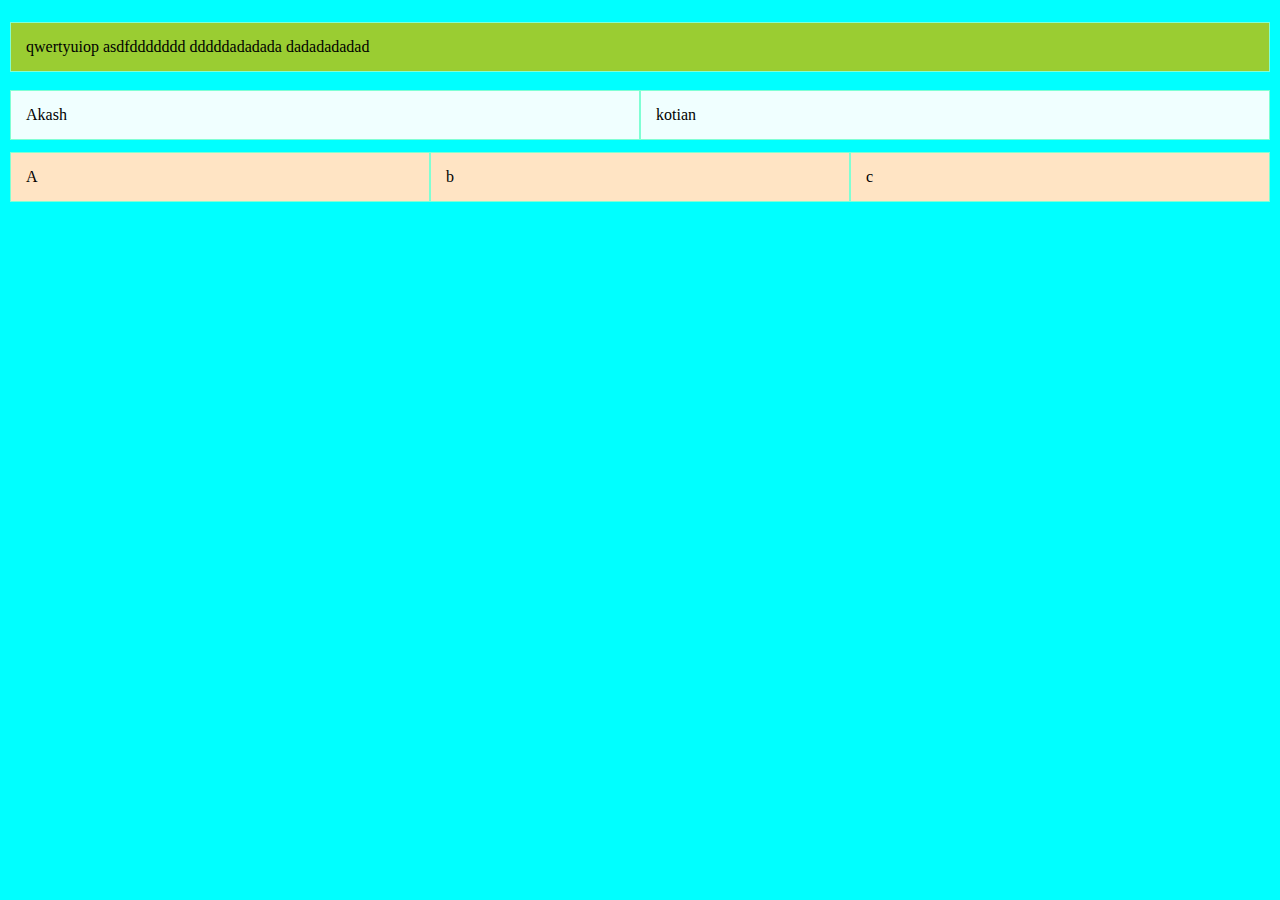
<file: index.html>
<html>
    <head>
        <link rel="stylesheet" type="text/css" href="css/akk.css">
    </head>
    <body>
        <div class="Container">
            <div class="box1"><p class="A">qwertyuiop asdfddddddd dddddadadada dadadadadad</p></div>
            <div class="box2"><p class="B B1">Akash</p>
                <p class="B B2">kotian</p>
            </div>
            <div class="box3">
                <p class="C C1">A</p>
                <p class="C C2">b</p>
                <p class="C C3">c</p>
            </div>
        </div>
    </body>
</html>
</file>
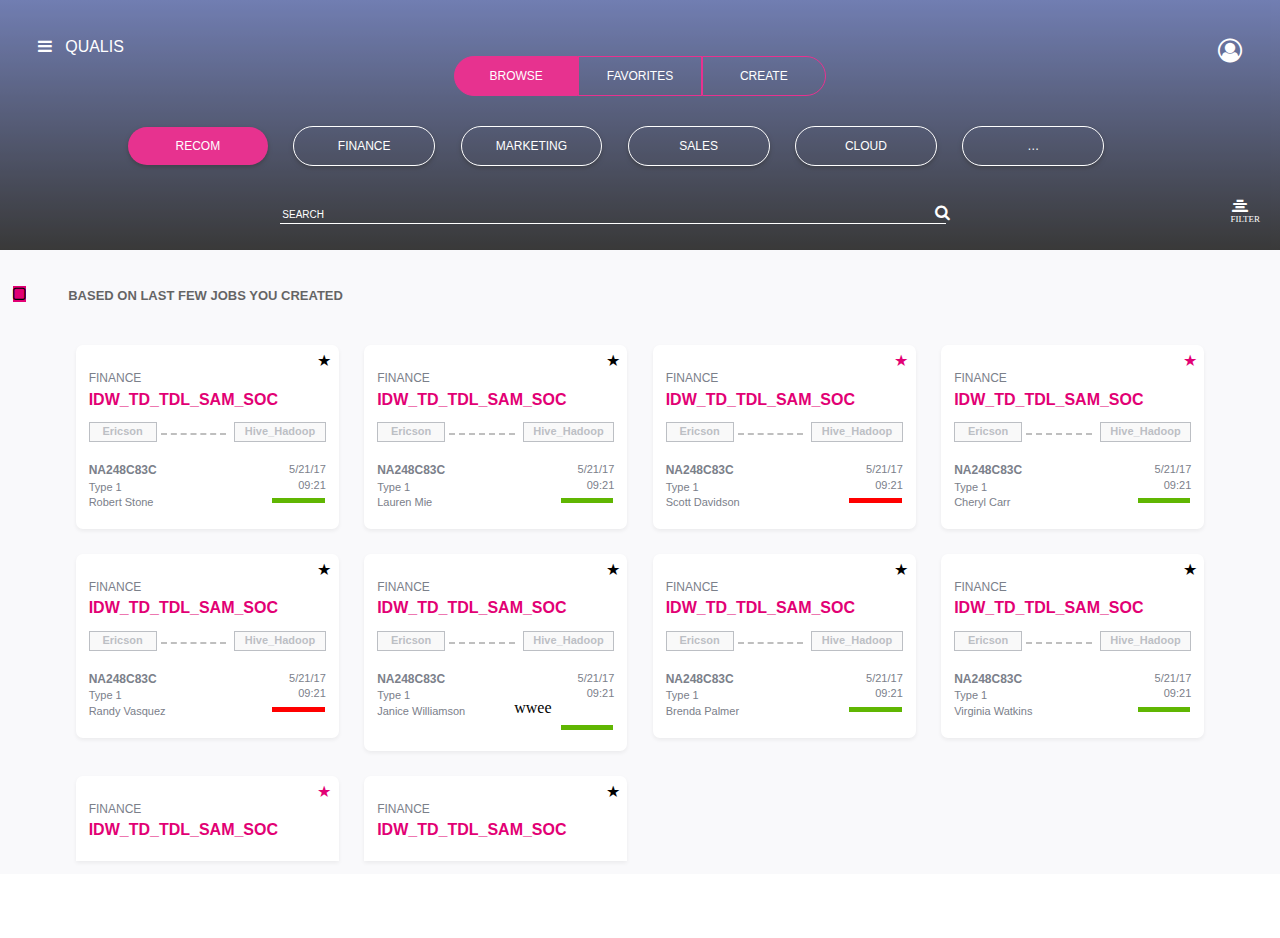
<file: Ak1/index.html>
<html>
    <head>
        <link rel="stylesheet" type="text/css" href="Ak.css">
        <link rel="stylesheet" href="https://cdnjs.cloudflare.com/ajax/libs/font-awesome/4.7.0/css/font-awesome.min.css">
         

    </head>
    <body>
<div class="container">
        <div class="Header"> 
               <div class="HeaderSection1">
            <div class="HeaderIcons" >
                    <i class="fa fa-bars" style="margin-left:3%;color: white;margin-top: 3%"></i><p class="qualis">QUALIS</p>
                    <i class="fa fa-user-circle-o" style="font-size:24px;float:right;margin-right:3%;padding-top:3%;color: white"></i>
               
            </div>
            <div class="HeaderSection2">
            <div class="browseblock">
                <i class=""></i>
                <p class="BlockElements">BROWSE</p>
           </div>
           <div class="favoritesblock">
               <i class=""></i>
               <p class="BlockElements">FAVORITES</p>
           </div>
           <div class="createblock">
               <i class=""></i>
               <p class="BlockElements">CREATE</p>
           </div>
          
           </div>
             </div> 
        <div class="HeaderSection3"> 
             <div class="block activeblock">
                <p class="BlockElements2">RECOM</p>
            </div>
            <div class="block">
                <p class="BlockElements2">FINANCE</p>
            </div>
            <div class="block">
                <p class="BlockElements2">MARKETING</p>
            </div>
            <div class="block">
                <p class="BlockElements2">SALES</p>
            </div>
            <div class="block">
                <p class="BlockElements2">CLOUD</p>
            </div>
            <div class="block">
                <p class="BlockElements2">…</p>
               
            </div>
        </div>
    
        <div class="inputelements"> 
                
                <input  class="line" type="text" name="SEARCH"  placeholder="SEARCH">
                <i class="fa fa-search" style="color:white;margin-left: -15px"></i>
        
        
        <div class="bottomheadericons">
                <i class="fa fa-align-center" style="margin-right:60%;color:white"></i>
                <span class="filter">FILTER</span>
            </div>
        </div>
        </div>
        <div class="BottomContainer">
         <div>
                <i class="fa fa-square-o" style="margin-left:1%;background-color:#e20074"></i>
         <p class="jobheading">BASED ON LAST FEW JOBS YOU CREATED</p> 
        </div>
        
        <div class="jobalertcontainer clearfix" >
        <div class="box boxspace">
                <span class="star starblack">&#9733;</span>
            <p class="finance">FINANCE</p>
            <p class="ele1">IDW_TD_TDL_SAM_SOC</p>
            <div class="box1">
                <div class="eri">
                        <p class="ele2">Ericson</p>
                </div>
                 <div class="empty">
                    
                </div> 
                    <div class="hive">
                            <p class="ele3">Hive_Hadoop</p> 
                    </div>
                   
            </div>
            
            <div class="box2">

                    <p class="ele4">NA248C83C</p>
                    <p class="ele4">Type 1</p>
                    <p class="ele4">Robert Stone</p>
                   
            </div>
            <div class="box3">
                    <p class="ele5">5/21/17</p> 
                    <p class="ele5">09:21</p>
                    <p class="ele6 ele10"></p>

            </div>
            
           

        </div>
        <div class="box" >
                <span class="star starblack">&#9733;</span>
            <p class="finance">FINANCE</p>
            <p class="ele1">IDW_TD_TDL_SAM_SOC</p>
            <div class="box1">
                <div class="eri">
                        <p class="ele2">Ericson</p>
                </div>
                <div class="empty">
                    
                    </div> 
                    <div class="hive">
                            <p class="ele3">Hive_Hadoop</p> 
                    </div>
                   
            </div>
            
            <div class="box2">

                    <p class="ele4">NA248C83C</p>
                    <p class="ele4">Type 1</p>
                    <p class="ele4">Lauren Mie</p>
                   
            </div>
            <div class="box3">
                    <p class="ele5">5/21/17</p> 
                    <p class="ele5">09:21</p>
                    <p class="ele6 ele10"></p>

            </div>
           

        </div>
            <div class="box" style="margin-left:2%">
                    <span class="star starpink">&#9733;</span>
                    <p class="finance">FINANCE</p>
                    <p class="ele1">IDW_TD_TDL_SAM_SOC</p>
                    <div class="box1">
                            <div class="eri">
                                <p class="ele2">Ericson</p>
                            </div>
                            <div class="empty">
                    
                            </div> 
                            <div class="hive">
                                    <p class="ele3">Hive_Hadoop</p> 
                            </div>
                           
                    </div>
                    
                    <div class="box2">

                            <p class="ele4">NA248C83C</p>
                            <p class="ele4">Type 1</p>
                            <p class="ele4">Scott Davidson</p>
                           
                    </div>
                    <div class="box3">
                            <p class="ele5">5/21/17</p> 
                            <p class="ele5">09:21</p>
                            <p class="ele6 ele11"></p>
        
                    </div>
                   
        
                </div>
        <div class="box" style="margin-left:2%">
                        <span class="star starpink">&#9733;</span>
                        <p class="finance">FINANCE</p>
            <p class="ele1">IDW_TD_TDL_SAM_SOC</p>
            <div class="box1">
                <div class="eri">
                        <p class="ele2">Ericson</p>
                </div>
                <div class="empty">
                    
                </div> 
                 <div class="hive">
                            <p class="ele3">Hive_Hadoop</p> 
                </div>
                   
            </div>
            
            <div class="box2">

                    <p class="ele4">NA248C83C</p>
                    <p class="ele4">Type 1</p>
                    <p class="ele4">Cheryl Carr</p>
                   
            </div>
            <div class="box3">
                    <p class="ele5">5/21/17</p> 
                    <p class="ele5">09:21</p>
                    <p class="ele6 ele10"></p>

            </div>
           

        </div>
        
        <div class="box boxspace">
                <span class="star starblack">&#9733;</span>
                <p class="finance">FINANCE</p>
                <p class="ele1">IDW_TD_TDL_SAM_SOC</p>
                <div class="box1">
                    <div class="eri">
                            <p class="ele2">Ericson</p>
                    </div>
                    <div class="empty">
                    
                    </div> 
                    <div class="hive">
                                <p class="ele3">Hive_Hadoop</p> 
                    </div>
                       
                </div>
                
                <div class="box2">

                        <p class="ele4">NA248C83C</p>
                        <p class="ele4">Type 1</p>
                        <p class="ele4">Randy Vasquez</p>
                       
                </div>
                <div class="box3">
                        <p class="ele5">5/21/17</p> 
                        <p class="ele5">09:21</p>
                        <p class="ele6 ele11"></p>
    
                </div>
    
            </div>
            <div class="box">
                    <span class="star starblack">&#9733;</span>
                    <p class="finance">FINANCE</p>
                    <p class="ele1">IDW_TD_TDL_SAM_SOC</p>
                    <div class="box1">
                        <div class="eri">
                                <p class="ele2">Ericson</p>
                        </div>
                        <div class="empty">
                    
                        </div> 
                        <div class="hive">
                                <p class="ele3">Hive_Hadoop</p> 
                        </div>
                           
                    </div>
                    
                    <div class="box2">

                            <p class="ele4">NA248C83C</p>
                            <p class="ele4">Type 1</p>
                            <p class="ele4">Janice Williamson</p>
                           
                    </div>
                    <div class="box3">
                            <p class="ele5">5/21/17</p> 
                            <p class="ele5">09:21</p>
                            <p class="ewe">wwee</p>
                            <p class="ele6 ele10"></p>
        
                    </div>
                </div> 
                <div class="box">
                        <span class="star starblack">&#9733;</span>
                        <p class="finance">FINANCE</p>
                        <p class="ele1">IDW_TD_TDL_SAM_SOC</p>
                        <div class="box1">
                            <div class="eri">
                                    <p class="ele2">Ericson</p>
                            </div>
                            <div class="empty">
                    
                           </div> 
                           <div class="hive">
                                    <p class="ele3">Hive_Hadoop</p> 
                           </div>
                               
                        </div>
                        
                        <div class="box2">

                                <p class="ele4">NA248C83C</p>
                                <p class="ele4">Type 1</p>
                                <p class="ele4">Brenda Palmer</p>
                               
                        </div>
                        <div class="box3">
                                <p class="ele5">5/21/17</p> 
                                <p class="ele5">09:21</p>
                                <p class="ele6 ele10"></p>
            
                        </div>
                        
                    </div> 
                    <div class="box">
                            <span class="star starblack">&#9733;</span>
                            <p class="finance">FINANCE</p>
                            <p class="ele1">IDW_TD_TDL_SAM_SOC</p>
                            <div class="box1">
                                <div class="eri">
                                        <p class="ele2">Ericson</p>
                                </div>
                                <div class="empty">
                    
                                </div> 
                                <div class="hive">
                                            <p class="ele3">Hive_Hadoop</p> 
                                </div>
                                   
                            </div>
                            
                            <div class="box2">

                                    <p class="ele4">NA248C83C</p>
                                    <p class="ele4">Type 1</p>
                                    <p class="ele4">Virginia Watkins</p>
                                   
                            </div>
                            <div class="box3">
                                    <p class="ele5">5/21/17</p> 
                                    <p class="ele5">09:21</p>
                                    <p class="ele6 ele10"></p>
                
                            </div>
                            
                        </div> 
                        <div class="box22">
                                <span class="star starpink">&#9733;</span>
                                <p class="finance">FINANCE</p>
                                <p class="ele1">IDW_TD_TDL_SAM_SOC</p>
                    </div> 
                    <div class="box22" style="margin-left:2%">
                            <span class="star starblack">&#9733;</span>
                            <p class="finance">FINANCE</p>
                            <p class="ele1">IDW_TD_TDL_SAM_SOC</p>
                    </div> 
        </div>
        </div>
</div>
    </body>
</html>
</file>
<file: css/akk.css>
.A 
{
  width: 100%;
    

margin: 12px 0px;

padding: 15px;


border: 1px solid aquamarine;
background-color:yellowgreen;
box-sizing: border-box;




}
.Container{
    padding:10px;
}
.B
{
    width:100%;

   
    
    
   
   box-sizing: border-box;
    border: 1px solid aquamarine;
    background-color: azure;
    
   
   
}
.B1{
margin:6px 0px;
padding: 15px;
}
.B2{
    margin: 6px 0px;
    padding: 15px;
}
.C1{
    margin: 6px 0px;
    padding: 15px;
}
.C2{
    margin: 6px 0px;
    padding: 15px;
}
.C3{
    margin: 6px 0px;
    padding: 15px;
}


.C
{
   
   width: 100%;
  


  
   
    box-sizing: border-box;
    border: 1px solid aquamarine;
    background-color: bisque;
   
   
}
body{
    background-color: aqua;
    margin: 0%;
    padding: 0%;
   
}
.box1
{
    display: flex;
   
}
.box2{
    display: flex;
justify-content: space-between;
}
.box3{
    display: flex;
    justify-content: space-between;
}
@media only screen and (max-width:500px){
    .box2, .box3{
        flex-direction: column;
    }
    .A {
        width:100%;
        
    }
    .B {
        width: 100%;
        
    
    }
    .C {
        width: 100%;
        
    
    }
}
</file>
<file: Ak1/Ak.css>
.Header {
    box-sizing: border-box;
    width: 100%;
   
    padding-bottom: 2%;
    opacity: 0.8;
      background-image: linear-gradient(to bottom, #4e5e9f, #080808); 

}
.HeaderSection2
{
   
    width: 68%;
   font-size: 0%;
    margin:auto;
    text-align: center;
   
}
.Container{
    max-width: 1280px;
}
.BottomContainer
{
    background-color: #f9f9fb;
}
.jobalertcontainer
{
    margin-bottom:5%;
    padding: 1%;
}

body,p
{
margin: 0%;


}
.HeaderSection3
{
    width: 84%;
    margin-left: 9%;
    margin-top: 1.3%;
    padding: 1%;
}
.inputelements
{
    text-align: center;
}
.qualis{
    margin-left: 1%;
    color:white;
     display: inline-block;
    font-family:-apple-system, BlinkMacSystemFont, 'Segoe UI', Roboto, Oxygen, Ubuntu, Cantarell, 'Open Sans', 'Helvetica Neue', sans-serif;
}
.jobheading
{
    display: inline-block;
   margin-top: 3%;
   margin-left:3%;
    height: 19px;
    opacity: 0.6;
    font-family: sans-serif;
    font-size: 13px;
   font-weight:bolder;
    letter-spacing: normal;
    color: #000000;
    color: var(--black);
  
}

.browseblock
{
    display: inline-block;
    width: 14%;

   
   
    border-radius: 20px 0px 0px 20px;
    background-color: #e20074;
    border:solid 1px #e20074; 
    text-align: center;

}

.favoritesblock
{
    display: inline-block;
   
    width: 14%;
   
    /* float: left; */
    border-radius: 0px;
    border: solid 1px #e20074;
    text-align: center;
}
.BlockElements
{
   
    /* height: 14px; */
   
    color: white;
    font-family: sans-serif;
    font-size: 12px;
    text-align: center;
    vertical-align: middle;
    /* margin-left:3%; */
    padding: 12px;
   
}
.createblock
{
    width: 14%;
   
    /* float: left; */
    border-radius: 0px 20px 20px 0px;
    border: solid 1px #e20074;
    display: inline-block;
    text-align: center;
   
}


.block
{

   min-width: 13%;
   
    border-radius: 20px;
   border:1px solid white;
   color:white;
   display: inline-block;
     box-shadow: 0 2px 4px 0 rgba(0, 0, 0, 0.5);
text-align: center;
margin-right: 2%;


}
.activeblock
{
    background-color:#e20074;
    border: 0px;
}
.BlockElements2
{
    
   
    font-family: sans-serif;
    font-size: 12px;
    

    /* margin-bottom: 10%; */
  
    text-align: center;
    
padding: 12px;

}

.line
{
    width: 52%;
    height: 20px;
    border: 2px;
    margin: auto;
    color: white;
    margin-top: 2%;
    border-bottom: 1px solid white;
    background-color: transparent;
    
}
.box
{
    margin-top: 2%;
    margin-left: 2%;
     font-size: 16px;
    width: 21%;
  /* height: 205px; */
  border-radius: 7px;
  background-color: #ffffff;
  border: 1px;
  background-color:white;
  box-shadow: 0 2px 4px 0 rgba(0, 0, 0, 0.06);
  display: inline-block;
}
.boxspace{
    margin-left: 5%;
}

.box2
{
    float: left;
    width: 40%;
    margin-left: 3%;
    margin-top: 7%;
    padding-bottom: 8%;
}
.box3
{
    float: right;
    width: 40%;
    margin-right: 3%;
    margin-top: 7%;
    padding-bottom: 8%;
}
.star
{
    margin-right: 3%;
    margin-top: 2.3%;
   
    float: right;

}
.starblack{
    color:black;
}
.starpink{
    color: #e20074;
}
.filter
{
    margin-right: 40%;
    color: white;
    font-size: xx-small;
}

.finance
{
    
    font-family: sans-serif;
  font-size: 0.75em;
  font-weight: normal;
  font-style: normal;
  font-stretch: normal;
  line-height: normal;
  letter-spacing: normal;
  color: #7b808a;
  padding-top: 10%;
  margin-left: 5%;
 
}
.ele1
{
   
  
    font-family: sans-serif;
  font-size: 1em;
  font-weight: bold;
  font-style: normal;
  margin-left: 5%;
  margin-top: 2%;
  font-stretch: normal;
  line-height: normal;
  letter-spacing: normal;
  color: #e20074;
 
  
}
.eri
{
    display: inline-block;
    margin-left: 5%;
    margin-top: 5%;
    width: 25%;
    height: 18px;
    opacity: 0.5;
    background-color: #f5f5f5;
    border: solid 1px #7b808a;
    text-align: center;
   
}
.ele2{
    
  font-family: sans-serif;
  font-size: 0.6875em;
text-align: center;
  font-style: normal;
  font-stretch: normal;
  line-height: normal;
  font-weight: 600;
  letter-spacing: normal;
  color: #7b808a;
  margin-top:  3%;
  
}
.hive{
    display: inline-block;
    width: 34%;
  height: 18px;
  opacity: 0.5;
  background-color: #f5f5f5;
  border: solid 1px #7b808a;
 float:right;
 margin-right: 5%;
 margin-top: 5%;
}
.ele3{
    
  text-align: center;
  font-family: sans-serif;
  font-size: 0.6875em;
  
  font-style: normal;
  font-weight: 600;
  font-stretch: normal;
  line-height: normal;
  letter-spacing: normal;
  color: #7b808a;
  margin-top: 3%;
}
.ele4{
    width:100%; 
 
    font-family: sans-serif;
  font-size: 0.6875em;
  font-weight: normal;
  font-style: normal;
  font-stretch: normal;
  line-height: normal;
  letter-spacing: normal;
  color: #7b808a;
  margin-left: 5%;
  margin-top: 3%;
}
.ele5{
    
    font-family: sans-serif;
  font-size: 0.6875em;
  font-weight: normal;
  font-style: normal;
  font-stretch: normal;
  line-height: normal;
  letter-spacing: normal;
  text-align: right;
  color: #7b808a;
  margin-top: 3%;
  
  margin-right: 5%;
}
.ele6
{
    float: right;
    width: 50%;
  height: 5px;
  font-family: sans-serif;
  font-size: 0.375em;
  font-weight: normal;
  font-style: normal;
  font-stretch: normal;
  line-height: normal;
  letter-spacing: normal;
  color: #333333;
  margin-right: 6%;
  margin-top: 7%;
  
}
.ele7{
    width:100%; 
 
    font-family: sans-serif;
  font-size: 0.75em;
  font-weight:bold;
  font-style: normal;
  font-stretch: normal;
  line-height: normal;
  letter-spacing: normal;
  color: #7b808a;
  margin-left: 5%;
  margin-top: 3%;
}
.ele8{
    width: 100px;
    height: 13px;
    font-family: sans-serif;
    font-size: 11px;
    font-weight: normal;
    font-style: normal;
    font-stretch: normal;
    line-height: normal;
    letter-spacing: normal;
    color: #333333;
    display: inline-block;
     margin-left: 5%;


}
.ele9
{ 
    
    display: inline-block;
    width: 20%;
  height: 1%;
  
  font-family: sans-serif;
  
  font-stretch: normal;
  
  text-align: right;
  color: #7b808a;
  float: right;
  margin-top: 2%;
  margin-bottom: 10%;
}
.ele10
{
    background-color: #60b602;

}
.ele11
{
   background-color: red; 
}
.bottomheadericons{
    float: right;
    margin-top: 1.5%;
}
.clearfix
{
    content: "";
    clear: both;
    display: table;
}
 ::placeholder{
     color: white;
     font-size: 10px;

 }   
.box22
{
    margin-top: 2%;
    margin-left: 5%;
    width: 21%;
  height: 85px;
  border-radius: 7px 7px 0px 0px ;
  background-color: #ffffff;
  border: 1px;
  border-bottom: 0px;
  background-color:white;
  box-shadow: 0 2px 4px 0 rgba(0, 0, 0, 0.06);
  display: inline-block;
}
.empty{
    display: inline-block;
    width:25%;
  height:0;
border-top: 2px dashed grey;
  opacity: 0.5;
}
.box2 p:nth-child(1)
{
    font-size: 0.75em;
    font-weight: bold;
}
@media only screen and (max-width:900px){
    .box {
        font-size: 12px;
    
    }
    .box22{
        font-size: 12px; 
    }
}
</file>
